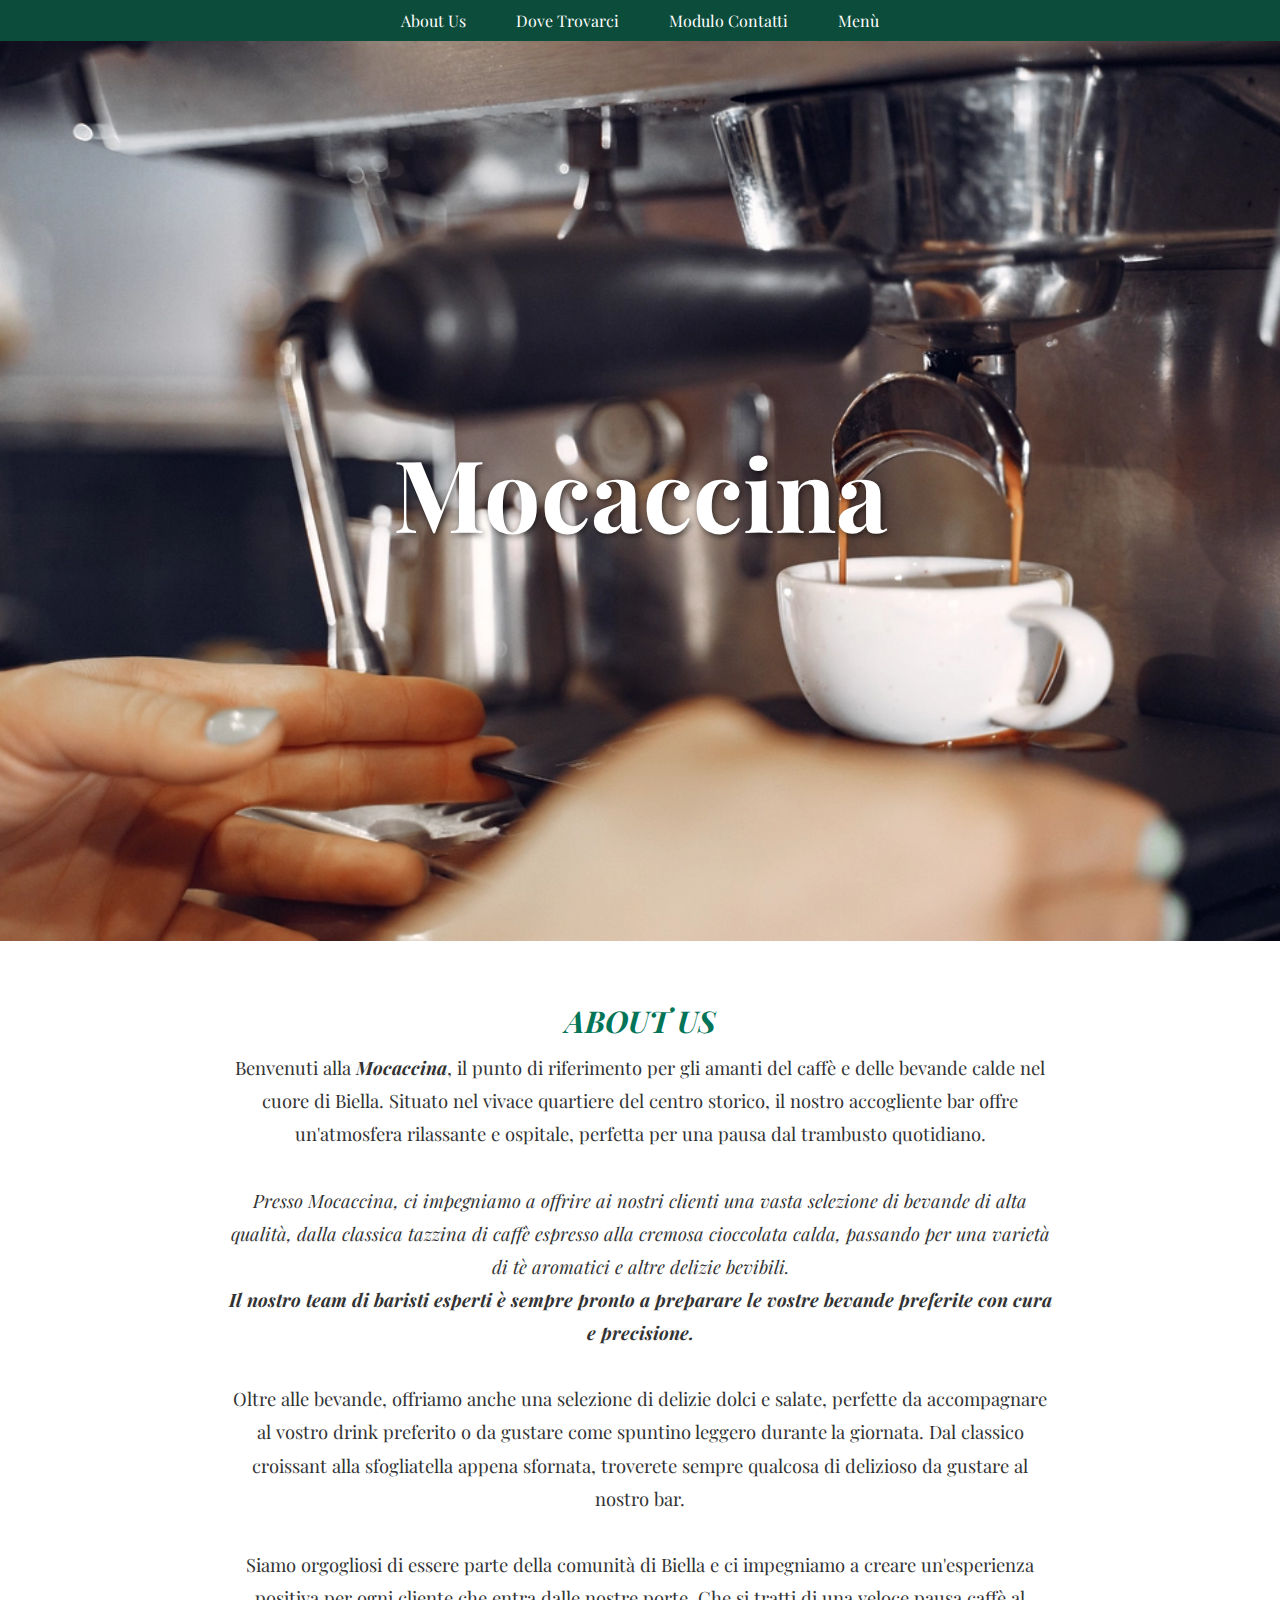
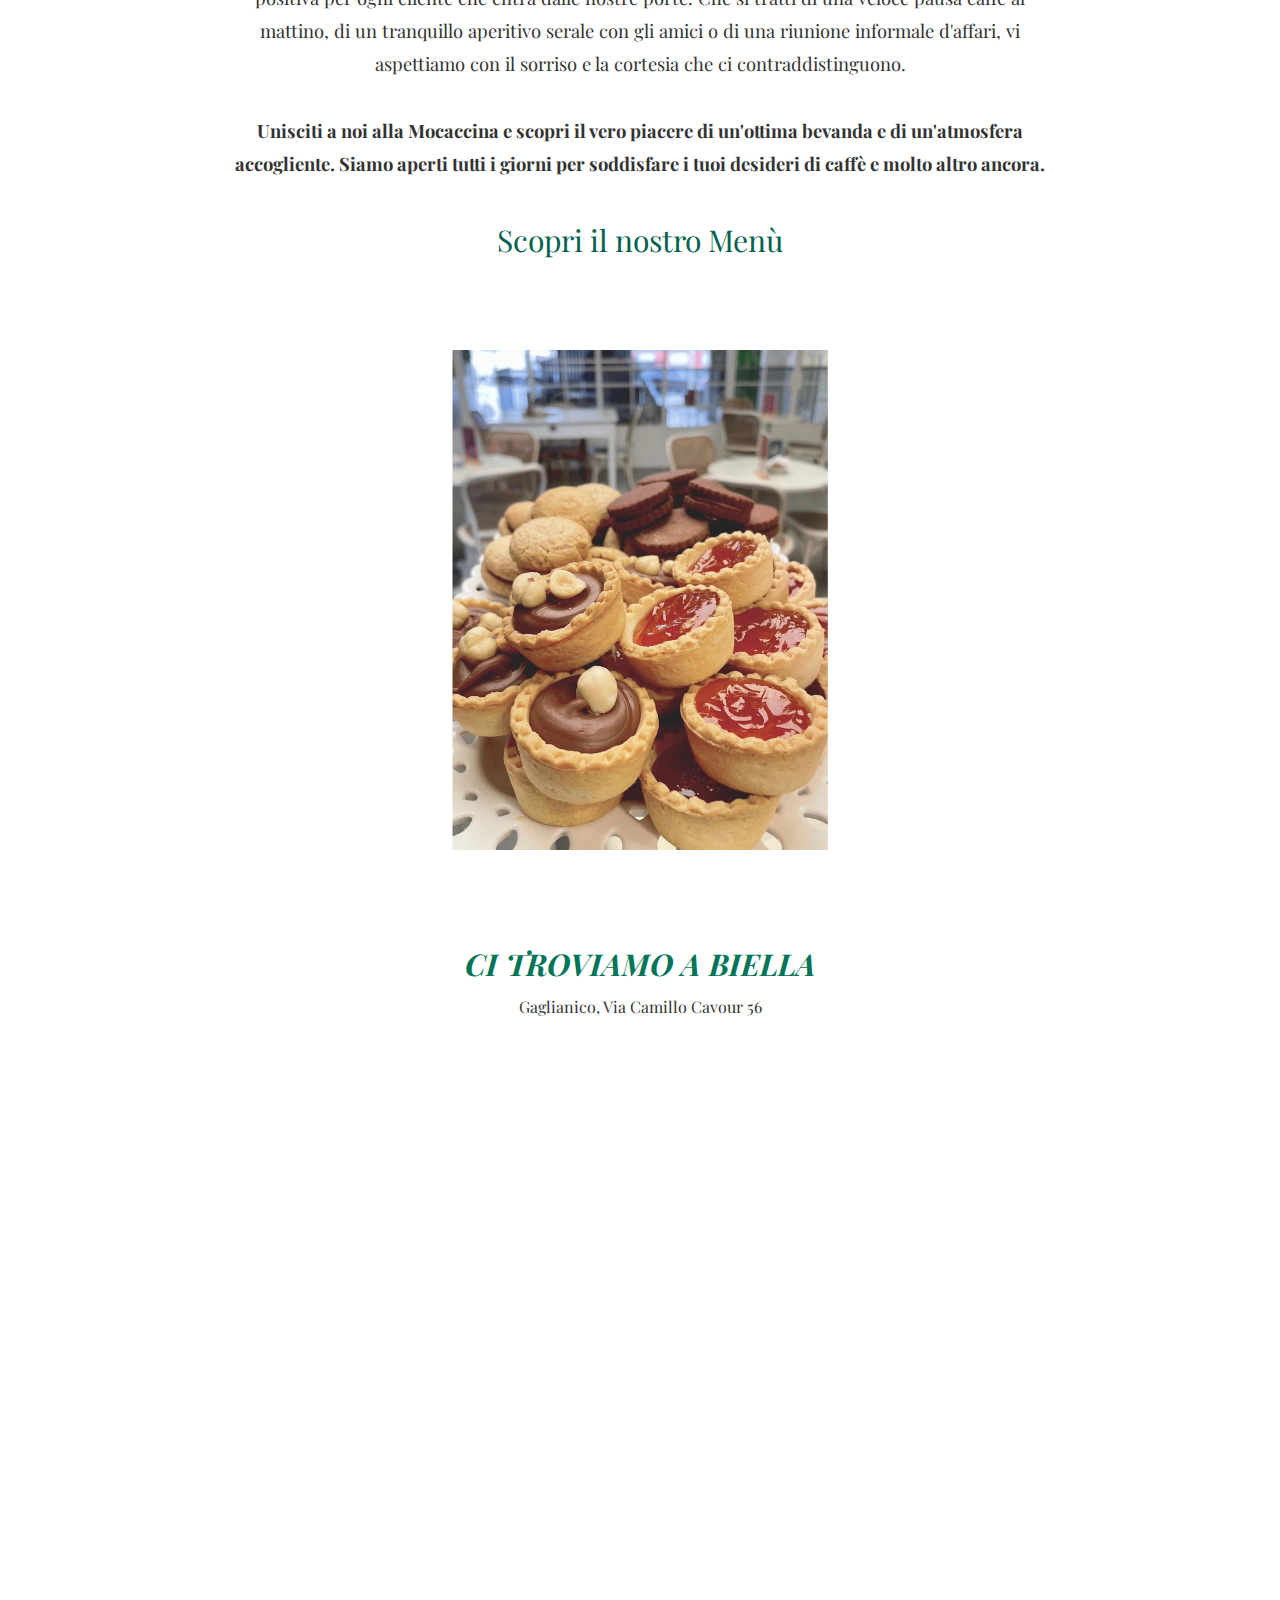
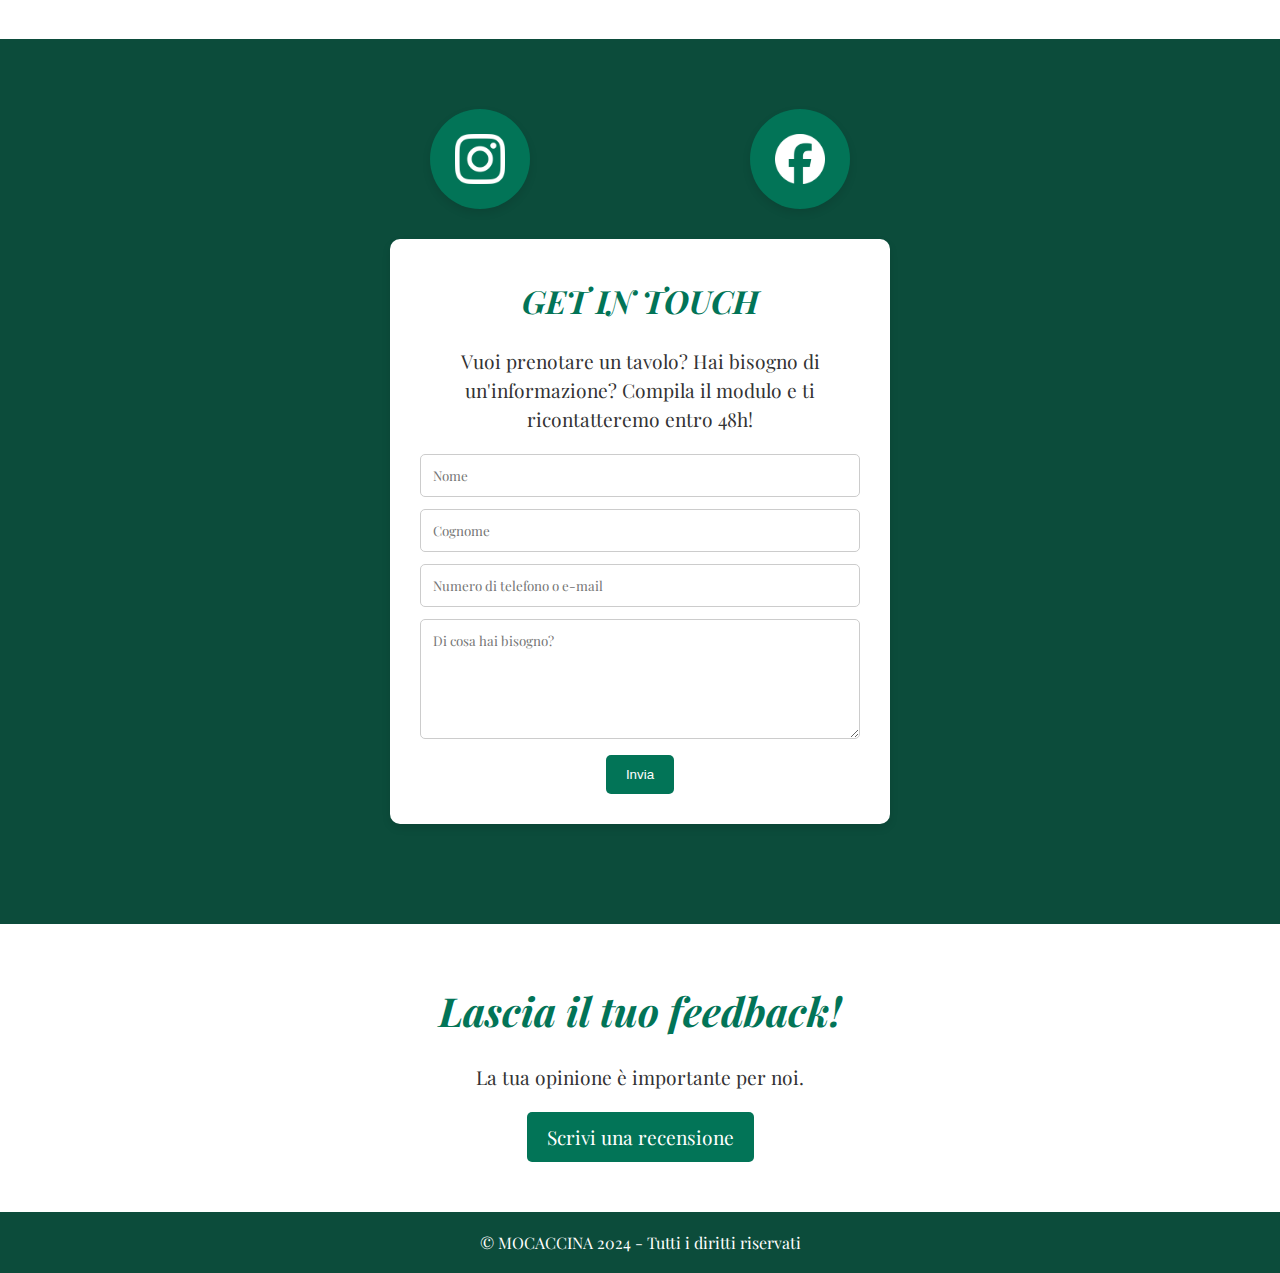
<file: index.html>
<!DOCTYPE html>
<html lang="it">
<head>
  <meta charset="UTF-8">
  <meta name="viewport" content="width=device-width, initial-scale=1.0">
  <title>Mocaccina</title>
  <link rel="stylesheet" href="stylemocaccina.css">

  <link rel="icon" href="Immagini_mocaccina/mugfavicon.webp" type="image/webp">


  <meta name="description" content="Sito Aziendale">
  <meta name="keywords" content="Mocaccina, Biella, Bar, Agriturismo la fucina, Caffetteria, Biella Sport">
  <meta name="author" content="Beatrice Devivo">
  <meta name="copyright" content="Mocaccina SRL">
<style>
	@import url('https://fonts.googleapis.com/css2?family=Delius+Unicase:wght@400;700&family=Playfair+Display:ital,wght@0,400..900;1,400..900&display=swap');
	</style>
</head>


<body>

    <header>
        <nav>
            <ul>
                <li><a href="#chisiamo">About Us</a></li>
                <li><a href="#dovetrovarci">Dove Trovarci</a></li>
                <li><a href="#comecontattarci">Modulo Contatti</a></li>
                <li><a href="menumocaccina.html">Menù</a></li>
            </ul>
        </nav>

        <div class="header-image-container">
            <img src="Immagini_mocaccina/master.webp" alt="Immagine di benvenuto" class="header-image">
            <div class="header-text">
                <h1>Mocaccina</h1>
            </div>
        </div>
    </header>
	


	<section id="chisiamo" class="about-section">
		<div class="container">
		  <h2>ABOUT US</h2>
		  <div class="paragrafo">
		  <p>Benvenuti alla <em><strong>Mocaccina</strong></em>, il punto di riferimento per gli amanti del caffè e delle bevande calde nel cuore di Biella. Situato nel vivace quartiere del centro storico, il nostro accogliente bar offre un'atmosfera rilassante e ospitale, perfetta per una pausa dal trambusto quotidiano.
<br>
			<br>
			<em>Presso Mocaccina, ci impegniamo a offrire ai nostri clienti una vasta selezione di bevande di alta qualità, dalla classica tazzina di caffè espresso alla cremosa cioccolata calda, passando per una varietà di tè aromatici e altre delizie bevibili. <br><strong>Il nostro team di baristi esperti è sempre pronto a preparare le vostre bevande preferite con cura e precisione.</em></strong>
			<br><br>
			Oltre alle bevande, offriamo anche una selezione di delizie dolci e salate, perfette da accompagnare al vostro drink preferito o da gustare come spuntino leggero durante la giornata. Dal classico croissant alla sfogliatella appena sfornata, troverete sempre qualcosa di delizioso da gustare al nostro bar. <br>
			<br>
			Siamo orgogliosi di essere parte della comunità di Biella e ci impegniamo a creare un'esperienza positiva per ogni cliente che entra dalle nostre porte. Che si tratti di una veloce pausa caffè al mattino, di un tranquillo aperitivo serale con gli amici o di una riunione informale d'affari, vi aspettiamo con il sorriso e la cortesia che ci contraddistinguono.
			<br><br>
			<strong>Unisciti a noi alla Mocaccina e scopri il vero piacere di un'ottima bevanda e di un'atmosfera accogliente. Siamo aperti tutti i giorni per soddisfare i tuoi desideri di caffè e molto altro ancora.</p></div></strong>
		</div>
	
		<a href="menumocaccina.html" class="menu">Scopri il nostro Menù</a>
  </section>
	


  <section id="carousel">
    <div class="carousel">
        <div class="carousel-inner">
            <div class="carousel-item active">
                <img src="Immagini_mocaccina/dolcetti.webp" alt="dolcetti">
            </div>
            <div class="carousel-item">
                <img src="Immagini_mocaccina/tazzefragole.webp" alt="fragole">
            </div>
            <div class="carousel-item">
                <img src="Immagini_mocaccina/wafflegelato.webp" alt="waffle dolce">
            </div>
            <div class="carousel-item">
                <img src="Immagini_mocaccina/dolcetti2.webp" alt="dolcetti due">
            </div>
            <div class="carousel-item">
                <img src="Immagini_mocaccina/wafflesalato.webp" alt="waffle salato">
            </div>
       
</section>


<section id="dovetrovarci">
    <div class="container">
        <h2>CI TROVIAMO A BIELLA</h2>
        <p>Gaglianico, Via Camillo Cavour 56</p>
    </div>

    <div class="maps">
        <iframe src="https://www.google.com/maps/embed?pb=!1m18!1m12!1m3!1d2794.7475796738804!2d8.083609399999993!3d45.5352849!2m3!1f0!2f0!3f0!3m2!1i1024!2i768!4f13.1!3m3!1m2!1s0x478627cfe9f66f3f%3A0x825db58a2510c866!2sMocaccina!5e0!3m2!1sit!2sit!4v1718203183841!5m2!1sit!2sit" 
        allowfullscreen="" loading="lazy"></iframe>
    </div>
</section>

		


<section id="contatti">
    <div class="container">
		<div class="social-icons">
			<a href="https://www.instagram.com/" target="_blank">
				<img src="Immagini_mocaccina/instagram1.WEBP" alt="Instagram">
			</a>
			<a href="https://www.facebook.com/" target="_blank">
				<img src="Immagini_mocaccina/facebook1.WEBP" alt="Facebook">
			</a>
		</div>
		
        <div class="contact-box" id="comecontattarci">
            <h2>GET IN TOUCH</h2>
            <p>Vuoi prenotare un tavolo? Hai bisogno di un'informazione?  
                Compila il modulo e ti ricontatteremo entro 48h!
            </p>

            <form action="#" method="post">
                <input type="text" name="name" placeholder="Nome">
                <input type="text" name="surname" placeholder="Cognome">
                <input type="text" name="phone" placeholder="Numero di telefono o e-mail">
                <textarea name="message" placeholder="Di cosa hai bisogno?"></textarea>
                <input type="submit" value="Invia">
            </form>
        </div>
    </div>
</section>


<section id="recensioni">
    <div class="container">
        <h2>Lascia il tuo feedback!</h2>
        <p>La tua opinione è importante per noi.</p>
        <a href="recensioni.html" class="bottone-magico">Scrivi una recensione</a>
    </div>
</section>

<footer>
    &copy; MOCACCINA 2024 - Tutti i diritti riservati
</footer>
</body>
</html>
</file>
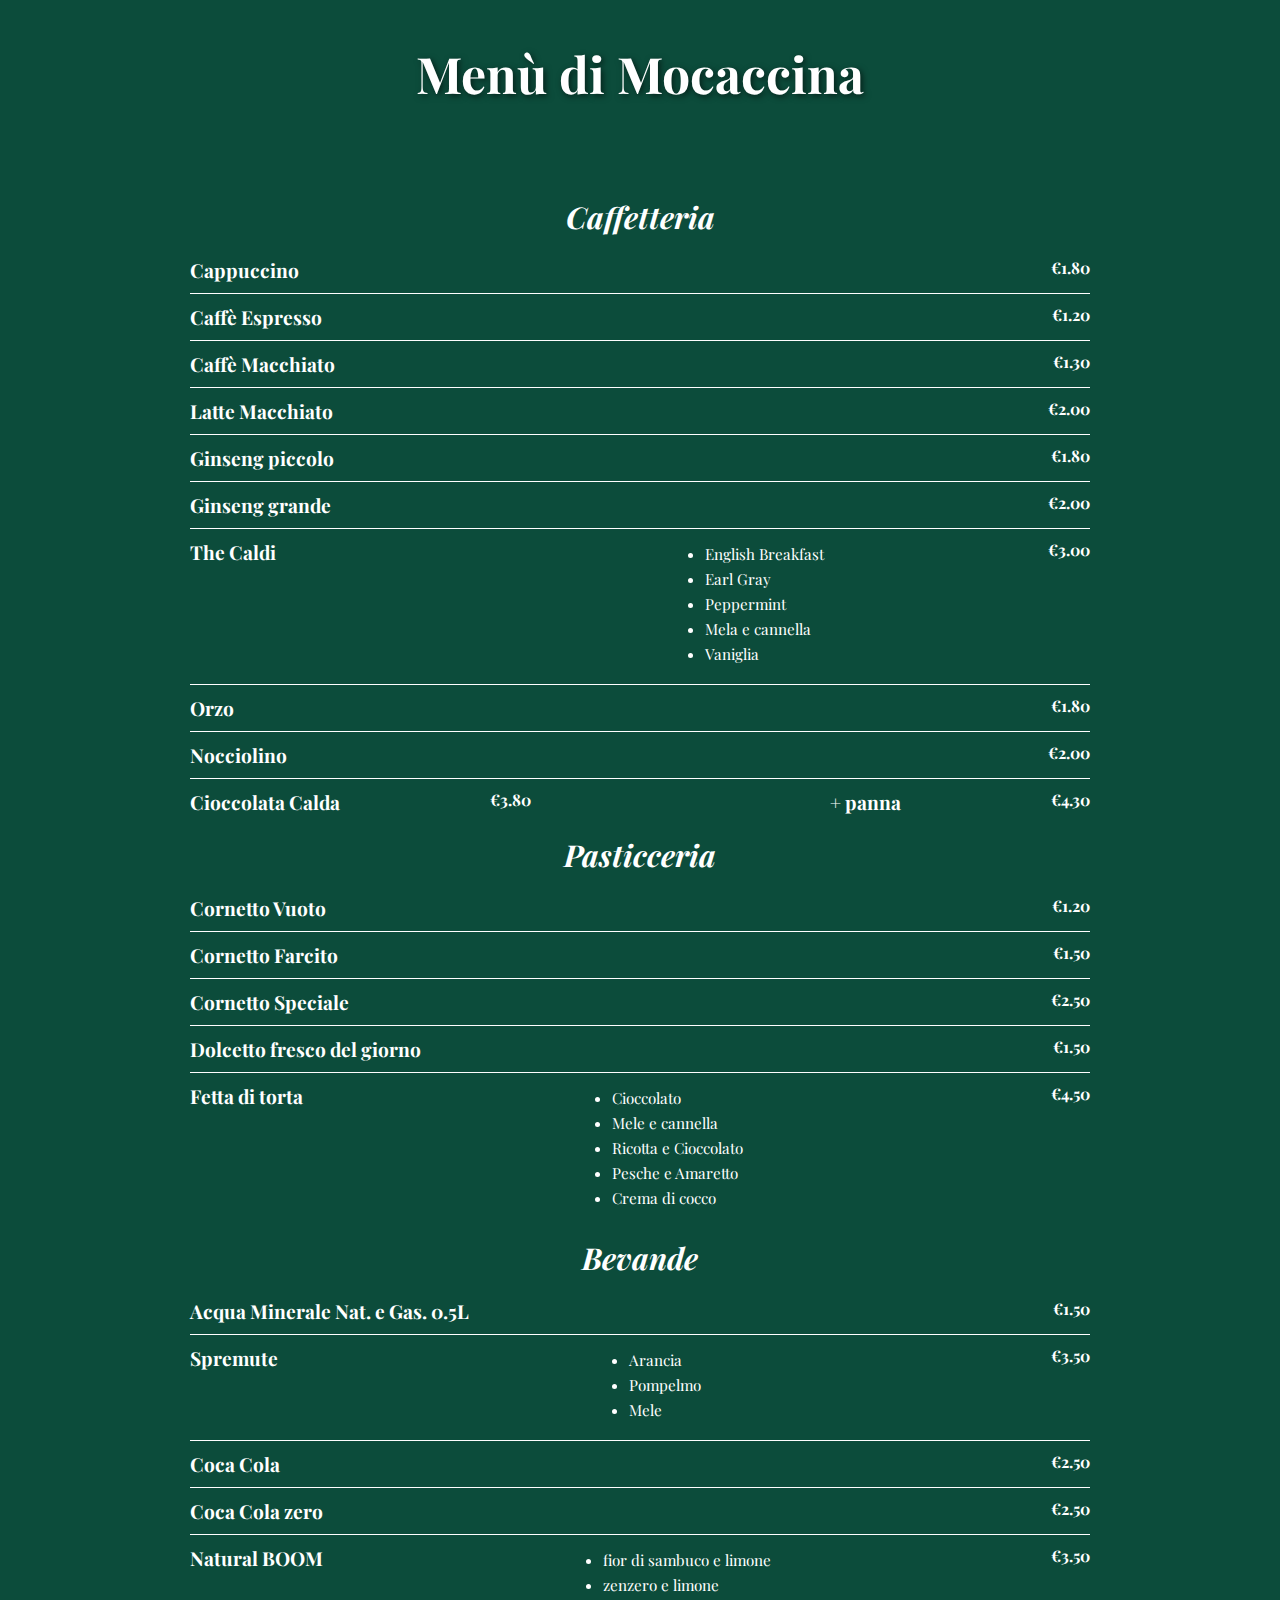
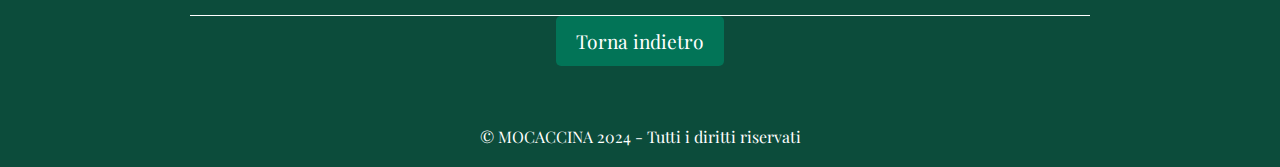
<file: menumocaccina.html>
<!DOCTYPE html>
<html lang="it">
<head>
    <meta charset="UTF-8">
    <meta name="viewport" content="width=device-width, initial-scale=1.0">
    <title>Menù Mocaccina</title>
    <link rel="stylesheet" href="stylemocaccina.css">
	<link rel="icon" href="Immagini_mocaccina/mugfavicon.webp" type="image/webp">


	<style>
		@import url('https://fonts.googleapis.com/css2?family=Delius+Unicase:wght@400;700&family=Playfair+Display:ital,wght@0,400..900;1,400..900&display=swap');
		</style>
</head>



<body>
	<header id="menu">
		<h1>Menù di Mocaccina</h1>
	</header>
	
    <main id="menu" class="menu-container">
        <section class="menu-section">
            <h2>Caffetteria</h2>
            <div class="menu-item">
                <h3>Cappuccino</h3>
                <span class="price">€1.80</span>
            </div>
            <div class="menu-item">
                <h3>Caffè Espresso</h3>
                <span class="price">€1.20</span>
            </div>
			<div class="menu-item">
                <h3>Caffè Macchiato</h3>
                <span class="price">€1.30</span>
            </div>

            <div class="menu-item">
                <h3>Latte Macchiato</h3>
                <span class="price">€2.00</span>
            </div>

			<div class="menu-item">
                <h3>Ginseng piccolo</h3>
                <span class="price">€1.80</span>
            </div>
			<div class="menu-item">
                <h3>Ginseng grande</h3>
                <span class="price">€2.00</span>
            </div>
			<div class="menu-item">
                <h3>The Caldi</h3>
				<br>

				<ul class="menu-sublist">
					<li>English Breakfast</li>
					<li>Earl Gray</li>
					<li>Peppermint</li>
					<li>Mela e cannella</li>
					<li>Vaniglia</li>
				</ul>

                <span class="price">€3.00</span>
            </div>
			<div class="menu-item">
                <h3>Orzo</h3>
                <span class="price">€1.80</span>
            </div>
			<div class="menu-item">
                <h3>Nocciolino</h3>
                <span class="price">€2.00</span>
            </div>
			<div class="menu-item">
                <h3>Cioccolata Calda</h3>
                <span class="price">€3.80</span>
				<br>
				<h3> + panna</h3>
                <span class="price"> €4.30</span>
            </div>


        </section>
        <section class="menu-section">
            <h2>Pasticceria</h2>
            <div class="menu-item">
                <h3>Cornetto Vuoto</h3>
                <span class="price">€1.20</span>
            </div>

			<div class="menu-item">
                <h3>Cornetto Farcito</h3>
                <span class="price">€1.50</span>
            </div>

			<div class="menu-item">
                <h3>Cornetto Speciale</h3>
                <span class="price">€2.50</span>
            </div>

			<div class="menu-item">
                <h3>Dolcetto fresco del giorno</h3>
                <span class="price">€1.50</span>
            </div>

            <div class="menu-item">
                <h3>Fetta di torta</h3>
				<ul class="menu-sublist">
					<li>Cioccolato</li>
					<li>Mele e cannella</li>
					<li>Ricotta e Cioccolato</li>
					<li>Pesche e Amaretto</li>
					<li>Crema di cocco</li>
				</ul>
                <span class="price">€4.50</span>
            </div>



        </section>







        <section class="menu-section">
            <h2>Bevande</h2>
            <div class="menu-item">
                <h3>Acqua Minerale Nat. e Gas. 0.5L</h3>
                <span class="price">€1.50</span>
            </div>


            <div class="menu-item">
                <h3>Spremute</h3>
				<ul class="menu-sublist">
					<li>Arancia</li>
					<li>Pompelmo</li>
					<li>Mele</li>
				</ul>
                <span class="price">€3.50</span>
            </div>

			<div class="menu-item">
                <h3>Coca Cola</h3>
                <span class="price">€2.50</span>
            </div>

			<div class="menu-item">
                <h3>Coca Cola zero</h3>
                <span class="price">€2.50</span>
            </div>

			<div class="menu-item">
                <h3>Natural BOOM</h3>
				<ul class="menu-sublist">
				<li>fior di sambuco e limone</li>
				<li>zenzero e limone</li></ul>
                <span class="price">€3.50</span>
            </div>

<a href="index.html" class="bottone-magico">Torna indietro</a>
        </section>
    </main>


    



<footer>&copy; MOCACCINA 2024 - Tutti i diritti riservati</footer>
	</body>
</html>
</file>
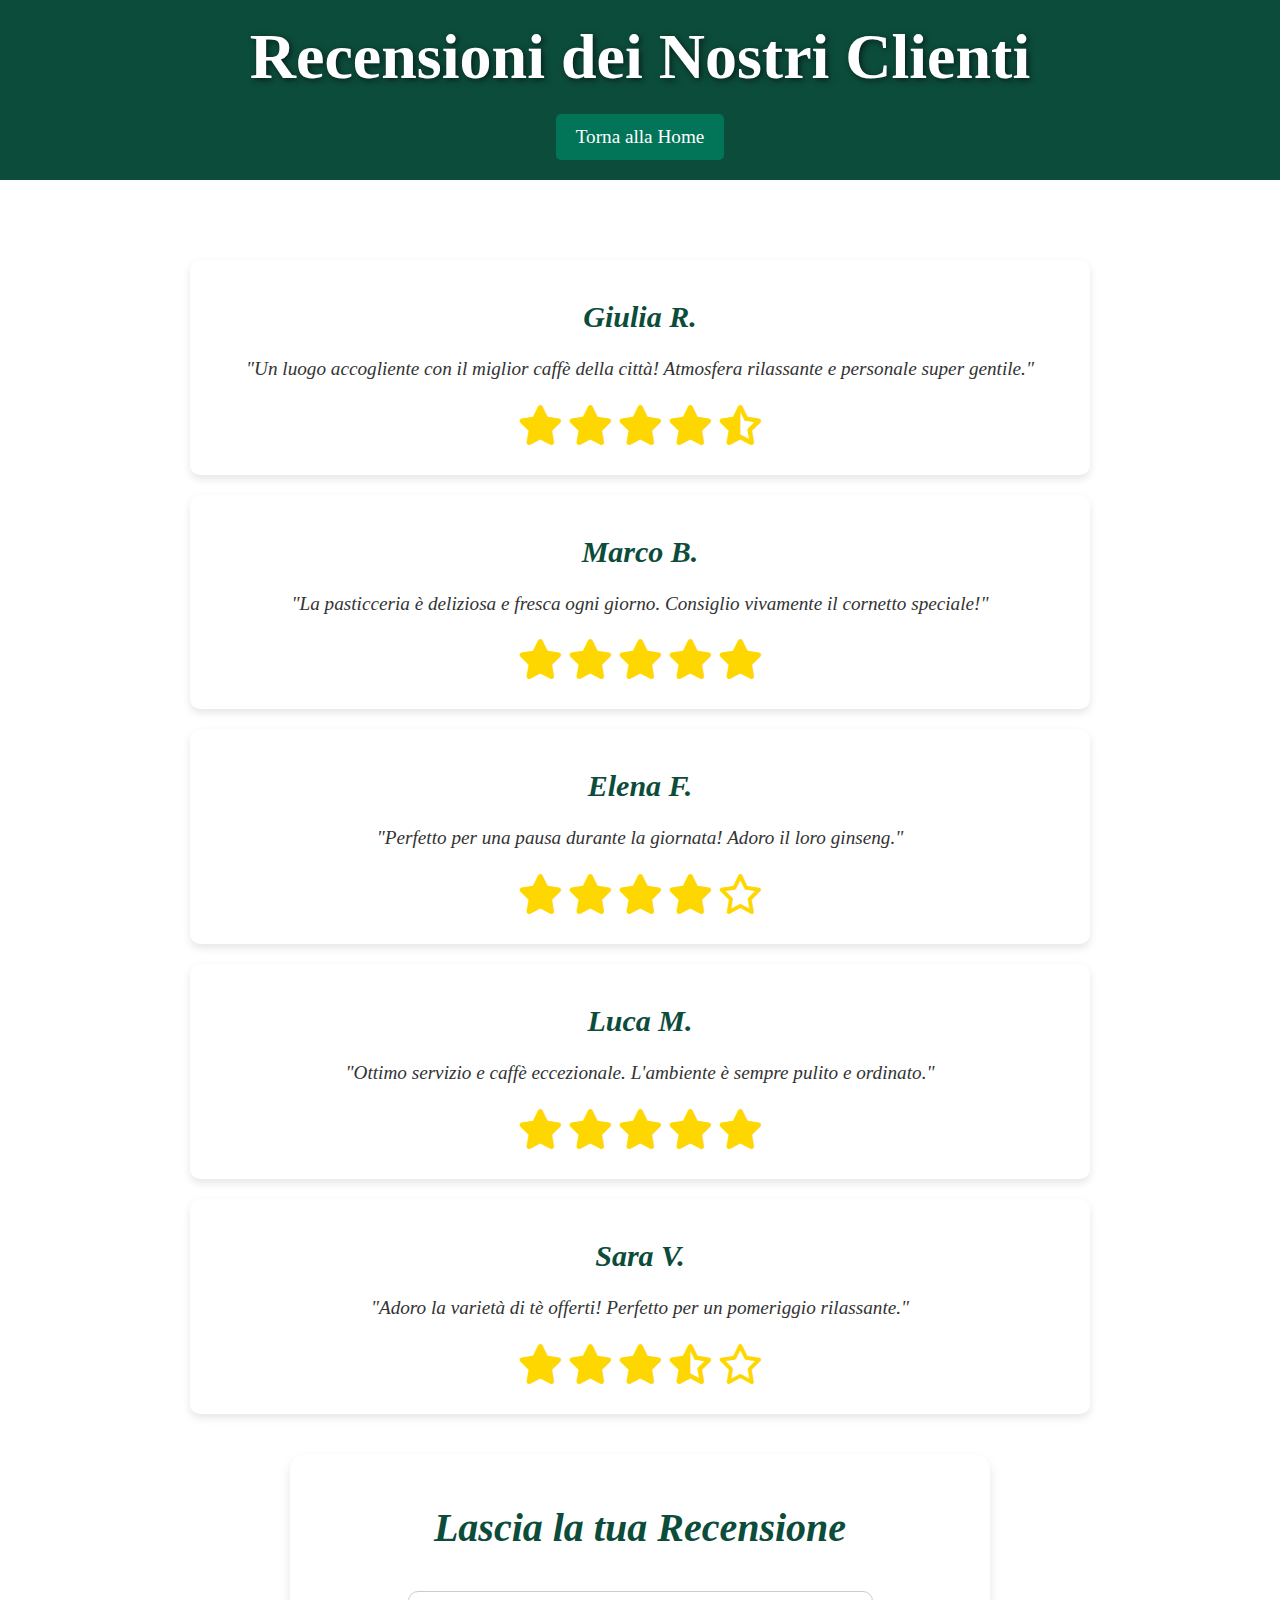
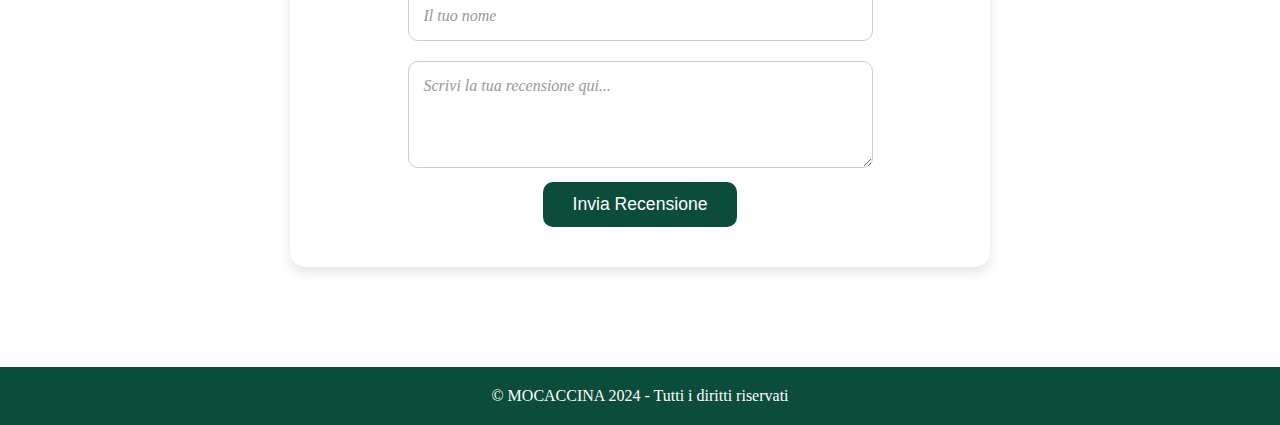
<file: recensioni.html>
<!DOCTYPE html>
<html lang="it">
<head>
    <meta charset="UTF-8">
    <meta name="viewport" content="width=device-width, initial-scale=1.0">
    <title>Recensioni - Mocaccina</title>
    <link rel="icon" href="Immagini_mocaccina/mugfavicon.webp" type="image/webp">
    <link rel="stylesheet" href="https://cdnjs.cloudflare.com/ajax/libs/font-awesome/6.4.0/css/all.min.css">
    <link rel="stylesheet" href="stylemocaccina.css">
</head>
<body>

    <header id="header-clienti">
        <h1>Recensioni dei Nostri Clienti</h1>
        <a href="index.html" class="bottone-magico">Torna alla Home</a>
    </header>


    <main id="clienti">
        <div class="review-box">
            <h2>Giulia R.</h2>
            <p>"Un luogo accogliente con il miglior caffè della città! Atmosfera rilassante e personale super gentile."</p>
            <div class="stars">
                <i class="fas fa-star"></i>
                <i class="fas fa-star"></i>
                <i class="fas fa-star"></i>
                <i class="fas fa-star"></i>
                <i class="fas fa-star-half-alt"></i>
            </div>
        </div>

      
        <div class="review-box">
            <h2>Marco B.</h2>
            <p>"La pasticceria è deliziosa e fresca ogni giorno. Consiglio vivamente il cornetto speciale!"</p>
            <div class="stars">
                <i class="fas fa-star"></i>
                <i class="fas fa-star"></i>
                <i class="fas fa-star"></i>
                <i class="fas fa-star"></i>
                <i class="fas fa-star"></i>
            </div>
        </div>

       
        <div class="review-box">
            <h2>Elena F.</h2>
            <p>"Perfetto per una pausa durante la giornata! Adoro il loro ginseng."</p>
            <div class="stars">
                <i class="fas fa-star"></i>
                <i class="fas fa-star"></i>
                <i class="fas fa-star"></i>
                <i class="fas fa-star"></i>
                <i class="far fa-star"></i>
            </div>
        </div>

     
        <div class="review-box">
            <h2>Luca M.</h2>
            <p>"Ottimo servizio e caffè eccezionale. L'ambiente è sempre pulito e ordinato."</p>
            <div class="stars">
                <i class="fas fa-star"></i>
                <i class="fas fa-star"></i>
                <i class="fas fa-star"></i>
                <i class="fas fa-star"></i>
                <i class="fas fa-star"></i>
            </div>
        </div>

       
        <div class="review-box">
            <h2>Sara V.</h2>
            <p>"Adoro la varietà di tè offerti! Perfetto per un pomeriggio rilassante."</p>
            <div class="stars">
                <i class="fas fa-star"></i>
                <i class="fas fa-star"></i>
                <i class="fas fa-star"></i>
                <i class="fas fa-star-half-alt"></i>
                <i class="far fa-star"></i>
            </div>
        </div>

       
        <div class="review-form">
            <h2>Lascia la tua Recensione</h2>
            <form action="#" method="post">
                <input type="text" name="name" placeholder="Il tuo nome" required>
                <textarea name="review" placeholder="Scrivi la tua recensione qui..." rows="5" required></textarea>
                <button type="submit">Invia Recensione</button>
            </form>
        </div>

    </main>

   
    <footer>
        &copy; MOCACCINA 2024 - Tutti i diritti riservati
    </footer>

</body>
</html>
</file>
<file: stylemocaccina.css>
html {
    scroll-behavior: smooth;
	 width: 100%;
    overflow-x: hidden;
}

* {
    box-sizing: border-box;
    margin: 0;
    padding: 0;
}

body {
    font-family: "Playfair Display", serif;
    overflow-x: hidden;
}

h2 {
    font-family: "Playfair Display", serif;
    font-style: italic;
    text-align: center;
    color: #027457;
    padding: 10px;
    font-size: 30px;
}

h1 {
    margin: 0;
    font-size: 100px;
    font-family: "Playfair Display", serif;
    color: #ffffff;
    text-shadow: 2px 2px 6px rgba(0, 0, 0, 0.6);
}
p {
    font-family: "Playfair Display", serif;
    font-size: 16px;
    line-height: 1.6;
    text-align: center;
    color: #333;
    margin-bottom: 20px;
}

a {
    font-family: "Playfair Display", serif;
    font-size: 16px;
    text-decoration: none;
    color: #ffffff;
}

a:hover {
    color: #ffea00;
}

@media (max-width: 1024px) { 
    h1 {
        font-size: 90px;
    }

    h2 {
        font-size: 20px;
    }

    p {
        font-size: 17.6px;
        padding: 0 15px;
    }

    a {
        font-size: 1em;
    }
}

@media (max-width: 768px) { 
    h1 {
        font-size: 50px;
    }

    h2 {
        font-size: 25px;
    }

    p {
        font-size: 1em;
        line-height: 1.5;
        padding: 0 10px;
    }

    a {
        font-size: 1em;
    }
}












header {
    position: relative;
    text-align: center;
    color: rgb(14, 125, 114);
}

.header-image-container {
    position: relative;
    width: 100%;
    height: 100vh;
    overflow: hidden;
}

.header-image {
    width: 100%;
    height: 100%;
    object-fit: cover;
}

.header-text {
    position: absolute;
    top: 50%;
    left: 50%;
    transform: translate(-50%, -50%);
    text-align: center;
}




nav ul {
    display: flex;
    justify-content: center;
    list-style-type: none;
    padding: 10px;
    background-color: #0c4c3b;
    box-shadow: 0 4px 6px rgba(0, 0, 0, 0.1);
    gap:30px;
}

nav ul li {
    margin: 0 10px;
}

@media (max-width: 1024px) {
    .header-image-container {
        height: 70vh;
    }

    .header-text h1 {
        font-size: 70px;
    }

    nav ul {
        flex-direction: column;
        align-items: center;
        text-align: center;
        padding: 0;
    }

    nav ul li {
        margin: 0 15px;
	    text-align: center;
    }
}

@media (max-width: 768px) {
    .header-image-container {
        height: 60vh;
    }

    .header-text h1 {
        font-size: 60px;
    }

    nav ul {
        flex-direction: column;
        padding: 0;
	    align-items: center;
        gap: 10px;
    }

    nav ul li {
        width: 100%;
        text-align: center;
    }

    nav ul li a {
        display: block;
        padding: 12px;
        width: 100%;
    }
}

@media (max-width: 480px) {
    .header-image-container {
        height: 50vh;
    }

    .header-text h1 {
        font-size: 55px;
    }

    nav ul {
        gap: 5px;
    }
}









section a {
    color: rgb(3, 97, 78);
    font-size: 30px;
    text-align: center;
    display: block;
    margin: 0 auto;
}

section a:hover {
    color: #ffea00;
}







#chisiamo {
    padding: 30px 0;
    margin: 0 auto;
    width: 100%;
    background-color: #fff;
    text-align: center;
    font-family: "Playfair Display", serif;
    margin-bottom: 40px;
    box-sizing: border-box;
}

#chisiamo .container {
    max-width: 900px;
    margin: 0 auto;
    padding: 20px;
}

#chisiamo p {
    font-size: 1.15em;
    line-height: 1.8;
    color: #333;
    margin-bottom: 20px;
    padding: 0 15px;
    width: 100%;
    box-sizing: border-box;
}


@media (max-width: 1024px) { 
   #chisiamo h1 {
        font-size: 90px;
    }}


@media (max-width: 768px) {
  

    #chisiamo p {
        font-size: 1em;
    }

    #chisiamo .container {
        padding: 15px;
    }
}

@media (max-width: 480px) {
   
    #chisiamo p {
        font-size: 0.9em;
    }

    #chisiamo .container {
        padding: 10px;
    }
}



#carousel {
    display: flex;
    justify-content: center;
    align-items: center;
    width: 100%;
    overflow: hidden;
    padding: 20px;
}

#carousel .carousel {
    position: relative;
    max-width: 500px;
    margin: auto;
    overflow: hidden;
    border-radius: 40px;
}

#carousel .carousel-inner {
    display: flex;
    width: 500%;
    animation: carousel-scroll 20s linear infinite;
}

#carousel .carousel-item {
    flex: 0 0 20%;
}

#carousel .carousel-item img {
    width: 100%;
    height: auto;
}






@media (max-width: 768px) {
    #carousel .carousel {
        max-width: 90%;
    }

    
}

@media (max-width: 480px) {
    #carousel .carousel {
        max-width: 95%;
    }


}

@keyframes carousel-scroll {
    0% {
        transform: translateX(0);
    }
    100% {
        transform: translateX(-80%);
    }
}












#dovetrovarci {
    text-align: center;
    padding: 40px 0;
    background-color: #fff;
}

#dovetrovarci .container {
    max-width: 900px;
    margin: 0 auto;
    padding: 20px;
}


.maps {
    display: flex;
    justify-content: center;
    align-items: center;
    padding: 20px;
    width: 80%;
    max-width: 1000px;
    margin: 0 auto;
}

.maps iframe {
    width: 100%;
    height: 500px;
    border: 0;
}


@media (max-width: 768px) {

    .maps {
        width: 90%;
    }

    .maps iframe {
        height: 400px;
    }
}

@media (max-width: 480px) {
    #dovetrovarci h2 {
        font-size: 1.8em;
    }

    .maps {
        width: 95%;
    }

    .maps iframe {
        height: 350px;
    }
}



.social-icons {
    display: flex;
    justify-content: center;
	gap: 10px;
    align-items: center;
    margin-bottom: 20px;
}

.social-icons a {
    display: flex;
    justify-content: center;
    align-items: center;
    width: 100px;
    height: 100px;
    background-color: rgb(2, 116, 87);
    border-radius: 50%;
    box-shadow: 0 4px 8px rgba(0, 0, 0, 0.1);
    transition: transform 0.3s ease, box-shadow 0.3s ease;
}

.social-icons a:hover {
    transform: scale(1.1);
    box-shadow: 0 6px 12px rgba(0, 0, 0, 0.2);
}

.social-icons a:not(:last-child) { 
    margin-right: -10px; /* Sovrappone leggermente i cerchi */
}

.social-icons img {
    width: 50px;
    height: 50px;
}


#contatti {
    text-align: center;
    padding: 50px 0;
    background-color:#0c4c3b;
}

#contatti .container {
    max-width: 900px;
    margin: 0 auto;
    padding: 20px;
}

.contact-box {
    width: 100%;
    max-width: 500px;
    text-align: center;
    margin: 30px auto;
    padding: 30px;
    background-color: white;
    box-shadow: 0px 4px 8px rgba(0, 0, 0, 0.1);
    border-radius: 10px;
}

.contact-box h2 {
    font-size: 2em;
    color: #027457;
    margin-bottom: 15px;
}

.contact-box p {
    font-size: 1.2em;
    line-height: 1.5;
    color: #333;
    margin-bottom: 20px;
}

.contact-box input[type="text"],
.contact-box textarea {
    width: 100%;
    font-family: 'Playfair Display', serif;
    padding: 12px;
    margin-bottom: 12px;
    border: 1px solid #ccc;
    border-radius: 5px;
    box-sizing: border-box;
}

.contact-box textarea {
    height: 120px;
}

.contact-box input[type="submit"] {
    background-color: #027457;
    color: white;
    border: none;
    padding: 12px 20px;
    border-radius: 5px;
    cursor: pointer;
    transition: background 0.3s;
}

.contact-box input[type="submit"]:hover {
    background-color: #ffea00;
    color: #333;
}

@media (max-width: 1024px) {
    .social-icons a {
        width: 90px;
        height: 90px;
    }

    .social-icons img {
        width: 45px;
        height: 45px;
    }

    .contact-box {
        max-width: 600px;
        padding: 25px;
    }

    .contact-box h2 {
        font-size: 1.8em;
    }

    .contact-box p {
        font-size: 1.1em;
    }
}

@media (max-width: 768px) {
    .social-icons {
        gap: 0;
    }

    .social-icons a {
        width: 80px;
        height: 80px;
    }

    .social-icons img {
        width: 40px;
        height: 40px;
    }

    .contact-box {
        max-width: 90%;
        padding: 20px;
    }

    .contact-box h2 {
        font-size: 1.6em;
    }

    .contact-box p {
        font-size: 1em;
    }
}

@media (max-width: 480px) {
    .social-icons {
        gap: -5px;
    }

    .social-icons a {
        width: 70px;
        height: 70px;
    }

    .social-icons img {
        width: 35px;
        height: 35px;
    }

    .contact-box {
        max-width: 95%;
        padding: 15px;
    }

    .contact-box h2 {
        font-size: 1.4em;
    }

    .contact-box p {
        font-size: 0.9em;
    }

    .contact-box input[type="text"],
    .contact-box textarea {
        font-size: 0.9em;
    }
}














#recensioni {
    text-align: center;
    padding: 50px 0;
    background-color: #ffffff;
    color: white;
}

#recensioni h2 {
    font-size: 2.5em;
    margin-bottom: 15px;
}

#recensioni p {
    font-size: 1.2em;
    margin-bottom: 20px;
}
@media (max-width: 1024px) {
    #recensioni h2 {
        font-size: 2.2em;
    }

    #recensioni p {
        font-size: 1.1em;
    }
}

@media (max-width: 768px) {
    #recensioni {
        padding: 40px 0;
    }

    #recensioni h2 {
        font-size: 2em;
    }

    #recensioni p {
        font-size: 1em;
    }
}

@media (max-width: 480px) {
    #recensioni {
        padding: 30px 0;
    }

    #recensioni h2 {
        font-size: 1.8em;
    }

    #recensioni p {
        font-size: 0.9em;
    }
}







.bottone-magico {
    display: inline-block;
    background-color: #027457;
    color:white;
    padding: 12px 20px;
    border-radius: 5px;
    text-decoration: none;
    font-size: 1.2em;
    transition: background 0.3s;
}

.bottone-magico:hover {
    background-color: #ffea00;
    color: rgb(0, 0, 0);
}








#menu {
    padding: 40px 20px;
    max-width: 100%;
    margin: 0 auto;
    background-color:#0c4c3b;
}


#menu h2 {
    color: #fff;
    text-align: center;
}

#menu h1{
    color: #ffffff;
    font-size: 50px;
}

#menu h3 {
    color: #fff;
}

#menu header {
    margin-top: 5px;
    display: block;
    margin-left: auto;
    margin-right: auto;
    background-color: #0c4c3b;

}

#menu .menu-section {
    margin-bottom: 30px;
    max-width: 900px;
    margin: 0 auto;
    text-align: center;

}

#menu .menu-item {
    display: flex;
    justify-content: space-between;
    padding: 10px 0;
    border-bottom: 1px solid #ffffff;
}

#menu .menu-item:last-child {
    border-bottom: none;
}

#menu .menu-item h3 {
    margin: 0;
    font-size: 1.2em;
}

#menu .menu-item .price {
    font-weight: bold;
    color: #fff;
}

#menu .menu-sublist {
    list-style-type: disc;
    margin: 5px 20px;
    padding: 0;
    color: #ffffff;
    font-size: 0.95em;
}

#menu .menu-sublist li {
    margin-bottom: 5px;
    text-align: left;
}

#menu .menu-sublist ul {
    width: fit-content;
    text-align: center;
    margin: 0 auto;
}


@media (max-width: 1024px) {
    #menu {
       
        max-width: 100;
    }

    #menu h2 {
        font-size: 2em;
    }
}

@media (max-width: 768px) {
    #menu {
        padding: 20px;
        max-width: 100%;
    }

    #menu h2 {
        font-size: 1.8em;
    }
}

@media (max-width: 480px) {
    #menu {
        padding: 12px;
        max-width: 100%;
    }

    #menu h2 {
        font-size: 1.6em;
    }

    #menu .menu-item {
        flex-direction: column;
        text-align: center;
    }

    #menu .menu-item .price {
        font-size: 1.1em;
    }
}









#header-clienti {
    background-color: #0c4c3b;
    padding: 20px;
    text-align: center;
    color: white;
}

#header-clienti h1 {
    margin: 0;
    font-size: 4em;
    margin-bottom: 20px;
}

#clienti {
    text-align: center;
    padding: 50px 0;

    color: #333;
    font-family: 'Playfair Display', serif;
}

#clienti h1 {
    margin: 0;
    font-size: 3em;
}

.review-box {
    background-color: white;
    padding: 20px;
    margin-bottom: 20px;
    border-radius: 10px;
    box-shadow: 0 4px 8px rgba(0, 0, 0, 0.1);
    text-align: left;
    max-width: 800px;
    margin: 20px auto;
}

.review-box h2 {
    margin: 0 0 10px;
    color: #0c4c3b;
    font-size: 30px;
}

.review-box p {
    font-style: italic;
    font-size: 1.2em;
}

.stars {
    color: gold;
    font-size: 2.5em;
    display: flex;
    justify-content: center;
    gap: 5px;
}

.review-form {
    background-color: #fff;
    padding: 40px;
    margin: 40px auto;
    border-radius: 15px;
    box-shadow: 0 6px 12px rgba(0,0,0,0.1);
    max-width: 600px;
    text-align: center;
}

.review-form h2 {
    color: #0c4c3b;
    font-size: 2em;
    margin-bottom: 20px;
}

.review-form input,
.review-form textarea {
    width: 75%;
    padding: 15px;
    margin: 10px 0;
    border: 1px solid #ccc;
    border-radius: 10px;
    font-size: 1em;
}
.review-form input::placeholder,
.review-form textarea::placeholder {
    color: #999;
    font-style: italic;
    font-family: "Playfair Display", serif;
}

.review-form button {
    background-color: #0c4c3b;
    color: white;
    border: none;
    padding: 12px 30px;
    border-radius: 10px;
    font-size: 1.1em;
    cursor: pointer;
    transition: background-color 0.3s ease;
}

.review-form button:hover {
    background-color: #ffea00;
    color: black;
}

@media (min-width: 1025px) {
    #clienti {
        max-width: 1200px;
        margin: auto;
        padding: 60px 0;
    }

    .review-box {
        max-width: 900px;
        padding: 30px;
    }

    .review-form {
        max-width: 700px;
    }

    .review-form h2 {
        font-size: 2.5em;
    }
}

@media (max-width: 1024px) {
    .review-box {
        padding: 20px;
        max-width: 90%;
    }

    .review-box h2 {
        font-size: 1.5em;
    }

    .review-box p {
        font-size: 16pxpx;
    }

    .review-form {
        padding: 30px;
        max-width: 90%;
    }

    .review-form input,
    .review-form textarea {
        width: 90%;
    }
}

@media (max-width: 768px) {
    .review-box {
        padding: 15px;
        max-width: 90%;
    }

    .review-box h2 {
        font-size: 30px;
    }

    .review-box p {
        font-size: 16px;
    }

    .review-form {
        padding: 25px;
        max-width: 90%;
    }

    .review-form input,
    .review-form textarea {
        width: 95%;
    }
}

@media (max-width: 480px) {
    .review-box h2 {
        font-size: 1.2em;
    }

    .review-box p {
        font-size: 1em;
    }

    .review-form button {
        padding: 10px 20px;
    }
}


footer {
    text-align: center;
    padding: 20px;
    background-color:#0c4c3b;
    color: rgb(255, 255, 255);
    font-size: 1em;
}
</file>
